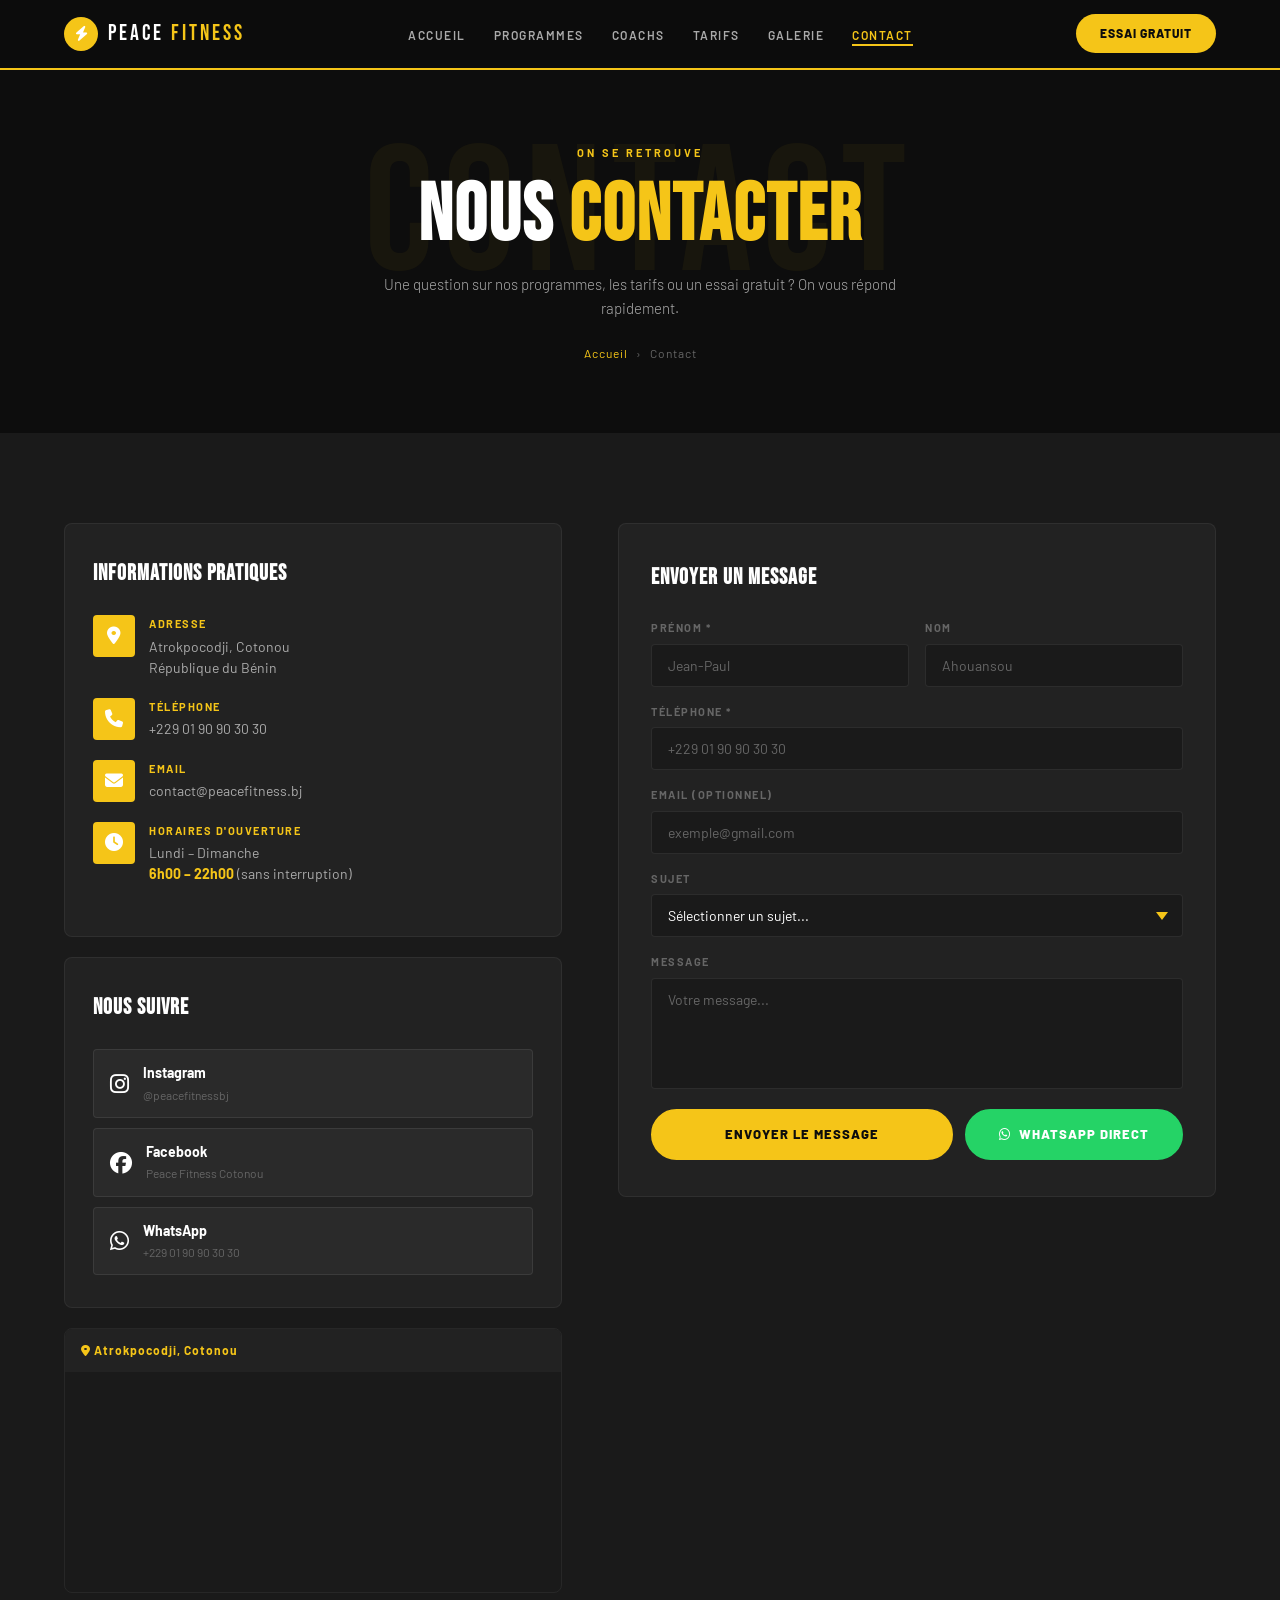
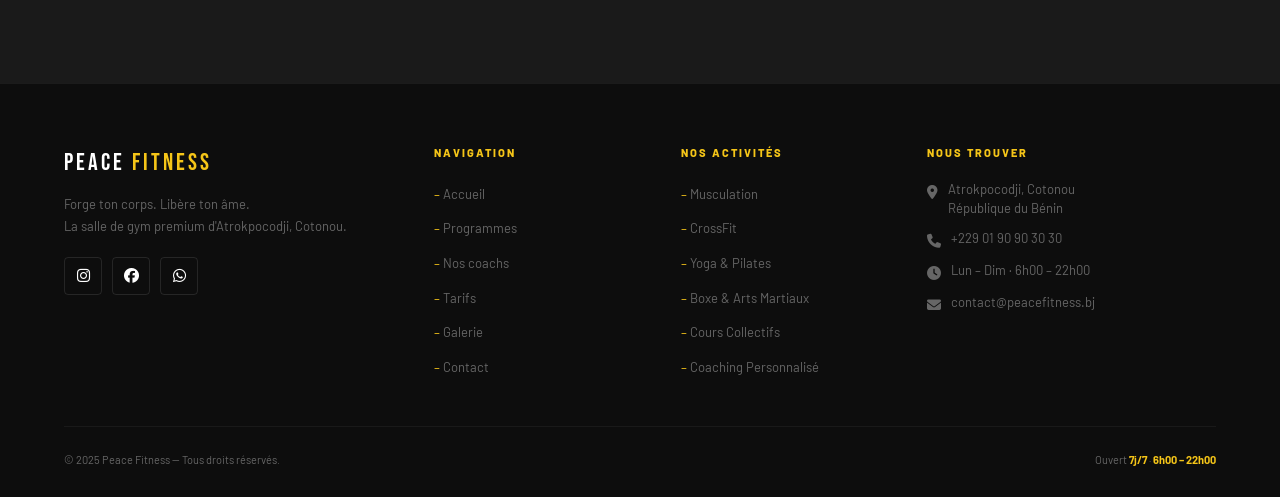
<file: contact.html>
<!DOCTYPE html>
<html lang="fr">
<head>
  <meta charset="UTF-8"><meta name="viewport" content="width=device-width, initial-scale=1.0">
  <title>Contact — Peace Fitness</title>
  <link rel="stylesheet" href="https://cdnjs.cloudflare.com/ajax/libs/font-awesome/6.5.1/css/all.min.css">
  <link rel="stylesheet" href="css/global.css">
  <link rel="stylesheet" href="css/contact.css">
</head>
<body>
  <div id="nav-placeholder"></div>
  <div class="page-header">
    <div class="page-header-bg-text">CONTACT</div>
    <div class="page-header-content">
      <div class="page-header-eyebrow">On se retrouve</div>
      <h1>NOUS <span>CONTACTER</span></h1>
      <p>Une question sur nos programmes, les tarifs ou un essai gratuit ? On vous répond rapidement.</p>
      <div class="breadcrumb"><a href="index.html">Accueil</a><span class="breadcrumb-sep">›</span><span>Contact</span></div>
    </div>
  </div>

  <section id="contact">
    <div class="contact-layout">

      <!-- Infos -->
      <div class="contact-infos">
        <div class="contact-block reveal">
          <h3 class="contact-block-title">Informations pratiques</h3>
          <div class="contact-item">
            <div class="contact-icon"><i class="fa-solid fa-location-dot"></i></div>
            <div><div class="ci-label">Adresse</div><div class="ci-val">Atrokpocodji, Cotonou<br>République du Bénin</div></div>
          </div>
          <div class="contact-item">
            <div class="contact-icon"><i class="fa-solid fa-phone"></i></div>
            <div><div class="ci-label">Téléphone</div><div class="ci-val"><a href="tel:+22901909030">+229 01 90 90 30 30</a></div></div>
          </div>
          <div class="contact-item">
            <div class="contact-icon"><i class="fa-solid fa-envelope"></i></div>
            <div><div class="ci-label">Email</div><div class="ci-val"><a href="mailto:contact@peacefitness.bj">contact@peacefitness.bj</a></div></div>
          </div>
          <div class="contact-item">
            <div class="contact-icon"><i class="fa-solid fa-clock"></i></div>
            <div><div class="ci-label">Horaires d'ouverture</div><div class="ci-val">Lundi – Dimanche<br><strong style="color:var(--yellow)">6h00 – 22h00</strong> (sans interruption)</div></div>
          </div>
        </div>

        <div class="contact-block reveal">
          <h3 class="contact-block-title">Nous suivre</h3>
          <div class="social-big-grid">
            <a href="#" class="social-big-btn">
              <span class="sbb-icon"><i class="fa-brands fa-instagram"></i></span>
              <div><div class="sbb-name">Instagram</div><div class="sbb-handle">@peacefitnessbj</div></div>
            </a>
            <a href="#" class="social-big-btn">
              <span class="sbb-icon"><i class="fa-brands fa-facebook"></i></span>
              <div><div class="sbb-name">Facebook</div><div class="sbb-handle">Peace Fitness Cotonou</div></div>
            </a>
            <a href="https://wa.me/22901909030" class="social-big-btn wa" target="_blank">
              <span class="sbb-icon"><i class="fa-brands fa-whatsapp"></i></span>
              <div><div class="sbb-name">WhatsApp</div><div class="sbb-handle">+229 01 90 90 30 30</div></div>
            </a>
          </div>
        </div>

        <div class="map-block reveal">
          <div class="map-label"><i class="fa-solid fa-location-dot"></i> Atrokpocodji, Cotonou</div>
          <div class="map-embed">
            <iframe
              src="https://www.openstreetmap.org/export/embed.html?bbox=2.35%2C6.33%2C2.45%2C6.42&layer=mapnik&marker=6.375%2C2.400"
              allowfullscreen title="Localisation Peace Fitness"></iframe>
          </div>
        </div>
      </div>

      <!-- Formulaire -->
      <div class="contact-form-wrap reveal">
        <h3 class="contact-block-title">Envoyer un message</h3>
        <form class="contact-form" id="contactForm" novalidate>
          <div class="form-row">
            <div class="form-group">
              <label for="fname">Prénom *</label>
              <input type="text" id="fname" name="fname" placeholder="Jean-Paul" required>
            </div>
            <div class="form-group">
              <label for="lname">Nom</label>
              <input type="text" id="lname" name="lname" placeholder="Ahouansou">
            </div>
          </div>
          <div class="form-group">
            <label for="phone">Téléphone *</label>
            <input type="tel" id="phone" name="phone" placeholder="+229 01 90 90 30 30" required>
          </div>
          <div class="form-group">
            <label for="email">Email (optionnel)</label>
            <input type="email" id="email" name="email" placeholder="exemple@gmail.com">
          </div>
          <div class="form-group">
            <label for="sujet">Sujet</label>
            <select id="sujet" name="sujet">
              <option value="">Sélectionner un sujet...</option>
              <option>Renseignement abonnement</option>
              <option>Essai gratuit</option>
              <option>Coaching personnalisé</option>
              <option>Cours collectifs</option>
              <option>Candidature coach</option>
              <option>Autre</option>
            </select>
          </div>
          <div class="form-group">
            <label for="msg">Message</label>
            <textarea id="msg" name="msg" rows="5" placeholder="Votre message..."></textarea>
          </div>
          <div class="form-actions">
            <button type="submit" class="btn btn-yellow form-submit">Envoyer le message</button>
            <a href="https://wa.me/22901909030" class="btn btn-wa" target="_blank"><i class="fa-brands fa-whatsapp"></i> WhatsApp direct</a>
          </div>
        </form>
      </div>

    </div>
  </section>

  <div id="footer-placeholder"></div>
  <script src="js/components.js"></script>
  <script src="js/global.js"></script>
</body>
</html>
</file>
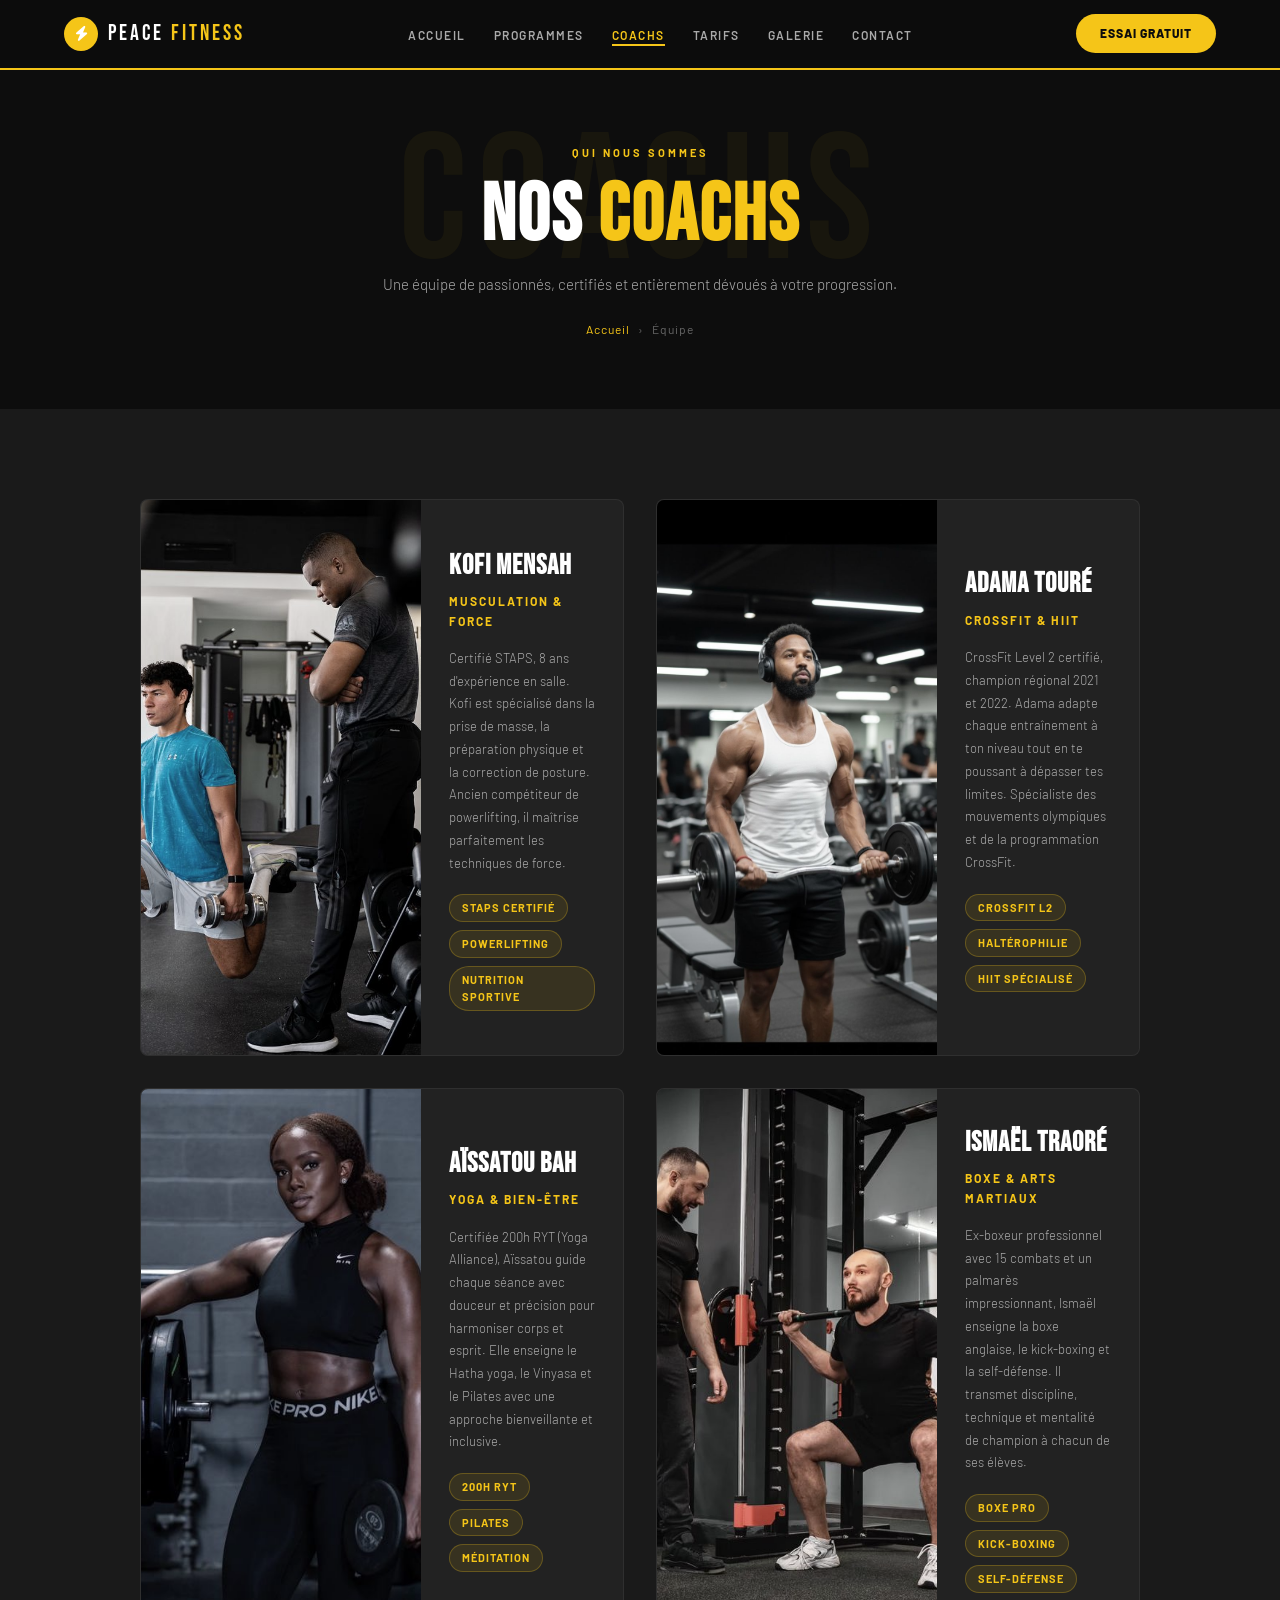
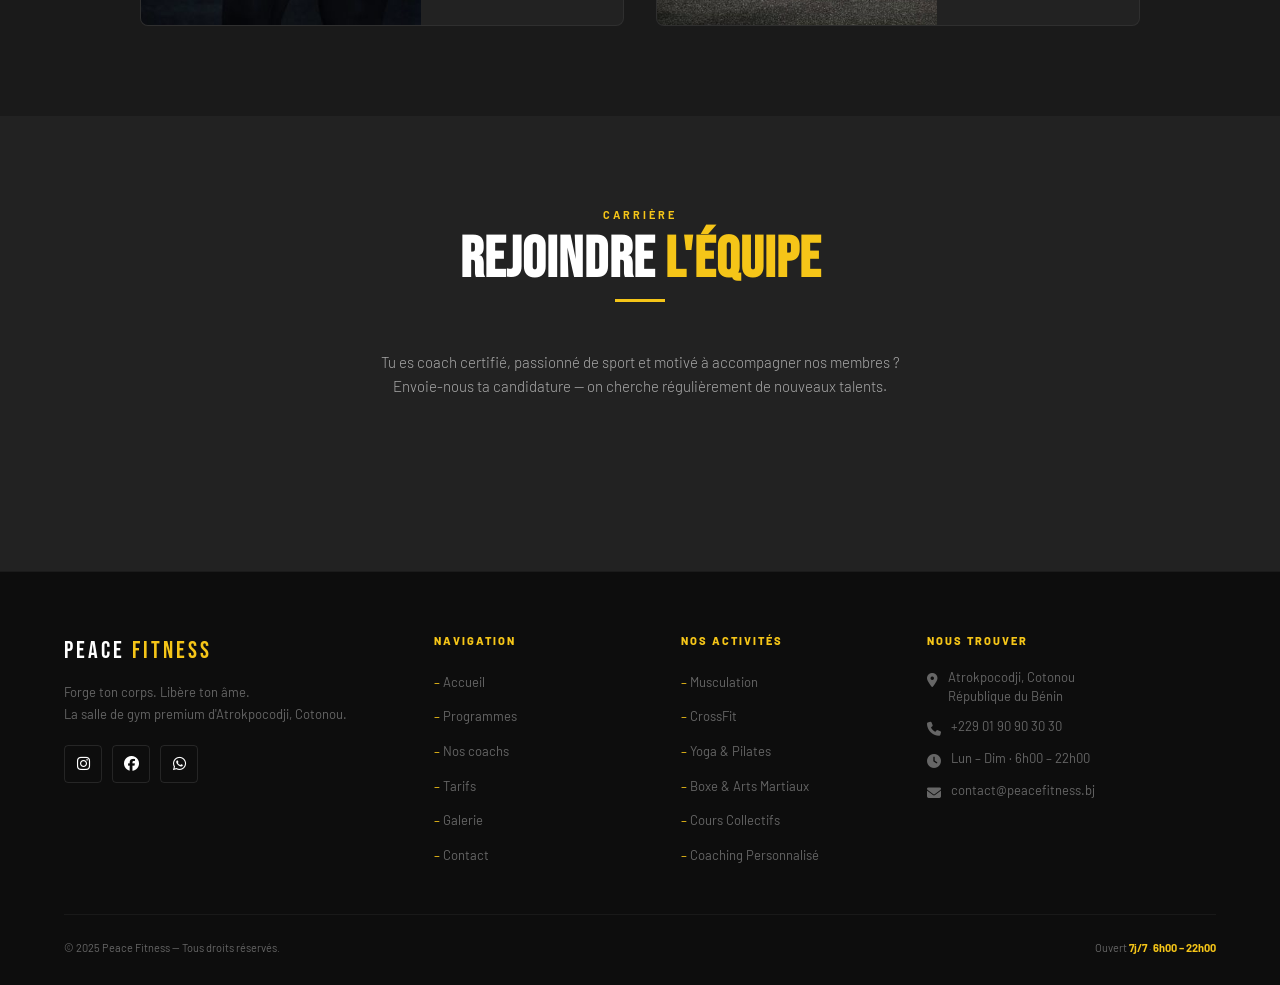
<file: equipe.html>
<!DOCTYPE html>
<html lang="fr">
<head>
  <meta charset="UTF-8"><meta name="viewport" content="width=device-width, initial-scale=1.0">
  <title>Notre Équipe — Peace Fitness</title>
  <link rel="stylesheet" href="https://cdnjs.cloudflare.com/ajax/libs/font-awesome/6.5.1/css/all.min.css">
  <link rel="stylesheet" href="css/global.css">
  <link rel="stylesheet" href="css/equipe.css">
</head>
<body>
  <div id="nav-placeholder"></div>
  <div class="page-header">
    <div class="page-header-bg-text">COACHS</div>
    <div class="page-header-content">
      <div class="page-header-eyebrow">Qui nous sommes</div>
      <h1>NOS <span>COACHS</span></h1>
      <p>Une équipe de passionnés, certifiés et entièrement dévoués à votre progression.</p>
      <div class="breadcrumb"><a href="index.html">Accueil</a><span class="breadcrumb-sep">›</span><span>Équipe</span></div>
    </div>
  </div>

  <section id="equipe">
    <div class="equipe-grid">

      <div class="coach-card reveal">
        <div class="coach-img-wrap">
          <img src="images/kofi-mensah.jpg" alt="Kofi Mensah">
          <div class="coach-social"><a href="#"><i class="fa-brands fa-instagram"></i></a><a href="#"><i class="fa-brands fa-facebook"></i></a></div>
        </div>
        <div class="coach-info">
          <h3 class="coach-name">Kofi Mensah</h3>
          <div class="coach-role">Musculation & Force</div>
          <p class="coach-bio">Certifié STAPS, 8 ans d'expérience en salle. Kofi est spécialisé dans la prise de masse, la préparation physique et la correction de posture. Ancien compétiteur de powerlifting, il maîtrise parfaitement les techniques de force.</p>
          <div class="coach-certs">
            <span class="cert">STAPS certifié</span>
            <span class="cert">Powerlifting</span>
            <span class="cert">Nutrition sportive</span>
          </div>
        </div>
      </div>

      <div class="coach-card reveal">
        <div class="coach-img-wrap">
          <img src="images/adama-toure.jpg" alt="Adama Touré">
          <div class="coach-social"><a href="#"><i class="fa-brands fa-instagram"></i></a><a href="#"><i class="fa-brands fa-facebook"></i></a></div>
        </div>
        <div class="coach-info">
          <h3 class="coach-name">Adama Touré</h3>
          <div class="coach-role">CrossFit & HIIT</div>
          <p class="coach-bio">CrossFit Level 2 certifié, champion régional 2021 et 2022. Adama adapte chaque entraînement à ton niveau tout en te poussant à dépasser tes limites. Spécialiste des mouvements olympiques et de la programmation CrossFit.</p>
          <div class="coach-certs">
            <span class="cert">CrossFit L2</span>
            <span class="cert">Haltérophilie</span>
            <span class="cert">HIIT spécialisé</span>
          </div>
        </div>
      </div>

      <div class="coach-card reveal">
        <div class="coach-img-wrap">
          <img src="images/aissatou-bah.jpg" alt="Aïssatou Bah">
          <div class="coach-social"><a href="#"><i class="fa-brands fa-instagram"></i></a><a href="#"><i class="fa-brands fa-facebook"></i></a></div>
        </div>
        <div class="coach-info">
          <h3 class="coach-name">Aïssatou Bah</h3>
          <div class="coach-role">Yoga & Bien-être</div>
          <p class="coach-bio">Certifiée 200h RYT (Yoga Alliance), Aïssatou guide chaque séance avec douceur et précision pour harmoniser corps et esprit. Elle enseigne le Hatha yoga, le Vinyasa et le Pilates avec une approche bienveillante et inclusive.</p>
          <div class="coach-certs">
            <span class="cert">200h RYT</span>
            <span class="cert">Pilates</span>
            <span class="cert">Méditation</span>
          </div>
        </div>
      </div>

      <div class="coach-card reveal">
        <div class="coach-img-wrap">
          <img src="images/ismael-traore.jpg" alt="Ismaël Traoré">
          <div class="coach-social"><a href="#"><i class="fa-brands fa-instagram"></i></a><a href="#"><i class="fa-brands fa-facebook"></i></a></div>
        </div>
        <div class="coach-info">
          <h3 class="coach-name">Ismaël Traoré</h3>
          <div class="coach-role">Boxe & Arts Martiaux</div>
          <p class="coach-bio">Ex-boxeur professionnel avec 15 combats et un palmarès impressionnant, Ismaël enseigne la boxe anglaise, le kick-boxing et la self-défense. Il transmet discipline, technique et mentalité de champion à chacun de ses élèves.</p>
          <div class="coach-certs">
            <span class="cert">Boxe pro</span>
            <span class="cert">Kick-boxing</span>
            <span class="cert">Self-défense</span>
          </div>
        </div>
      </div>

    </div>
  </section>

  <!-- Rejoindre l'équipe -->
  <section id="join-team" style="background:var(--black3);text-align:center">
    <div class="sec-eyebrow reveal">Carrière</div>
    <h2 class="sec-title reveal">REJOINDRE <span>L'ÉQUIPE</span></h2>
    <div class="sec-divider reveal"></div>
    <p style="font-size:15px;color:var(--gray);max-width:520px;margin:0 auto 32px;font-weight:300" class="reveal">Tu es coach certifié, passionné de sport et motivé à accompagner nos membres ? Envoie-nous ta candidature — on cherche régulièrement de nouveaux talents.</p>
    <a href="contact.html" class="btn btn-yellow reveal">Envoyer ma candidature</a>
  </section>

  <div id="footer-placeholder"></div>
  <script src="js/components.js"></script>
  <script src="js/global.js"></script>
</body>
</html>
</file>
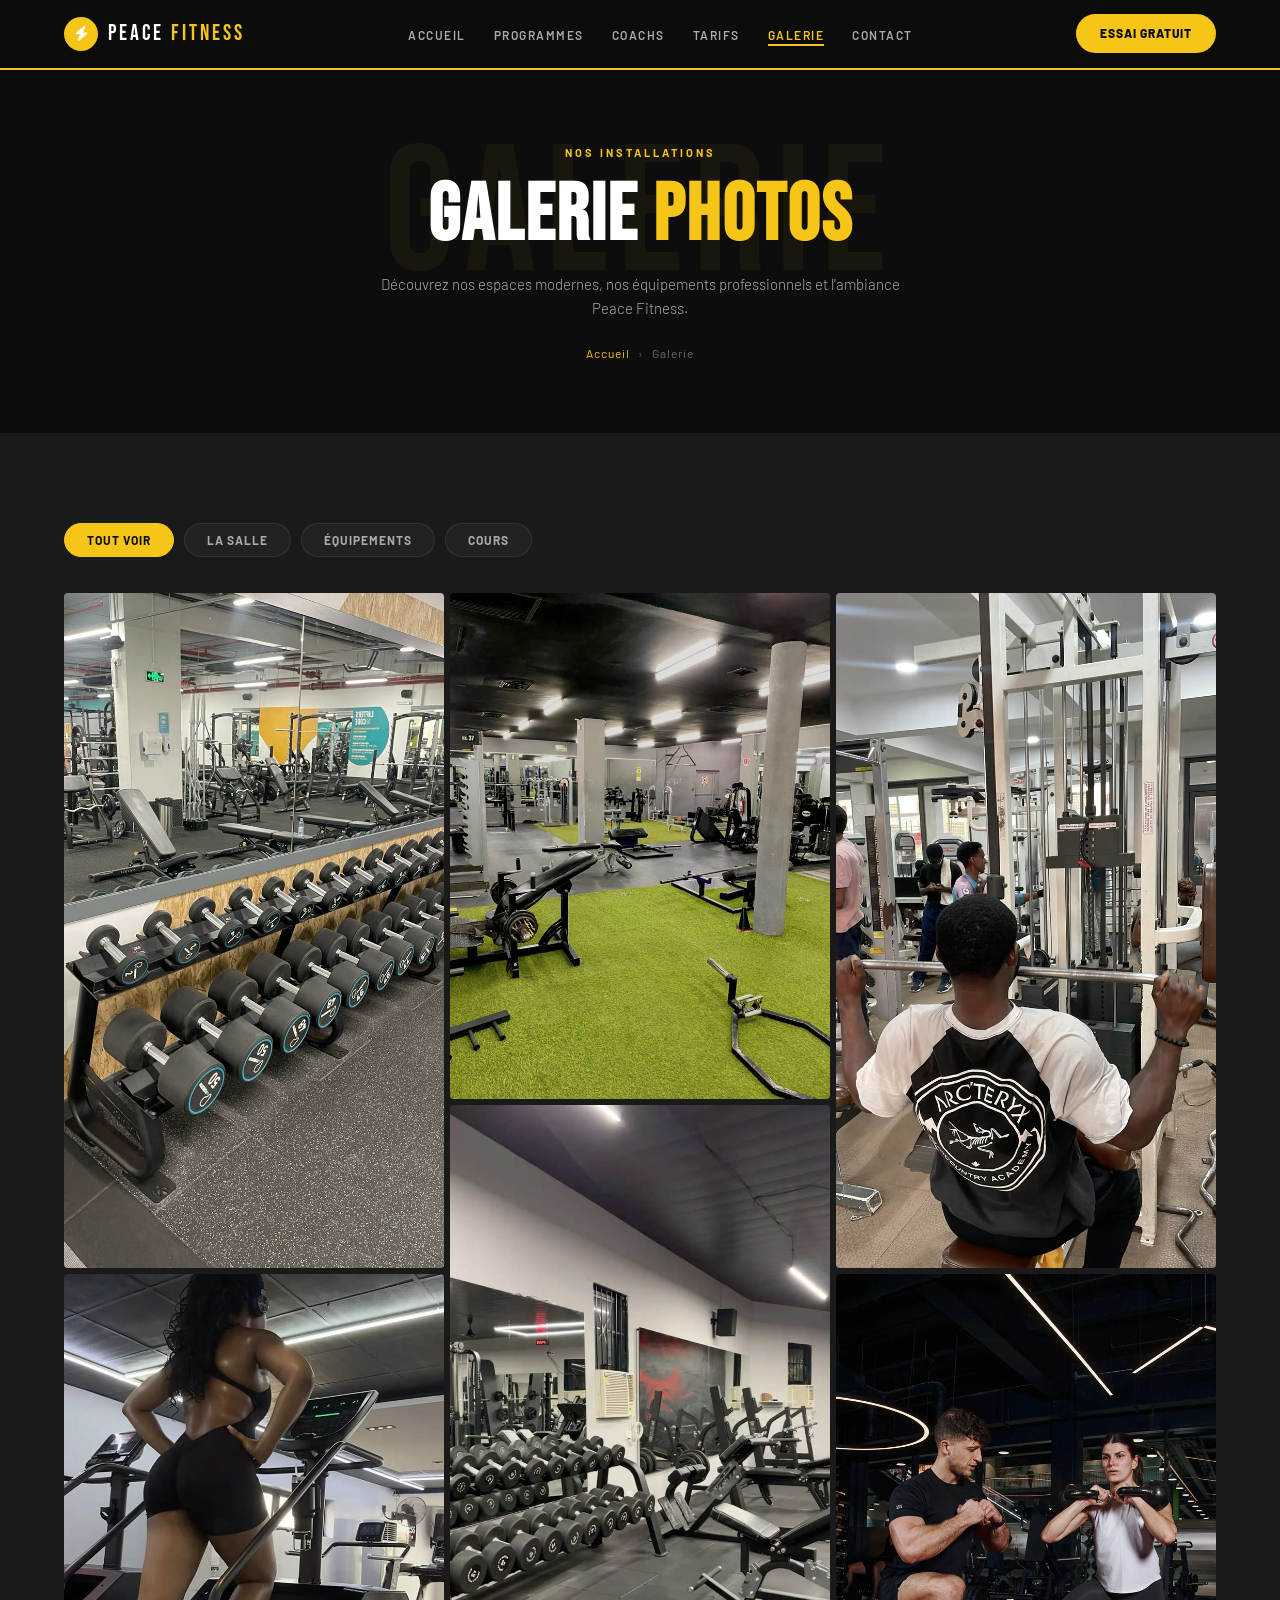
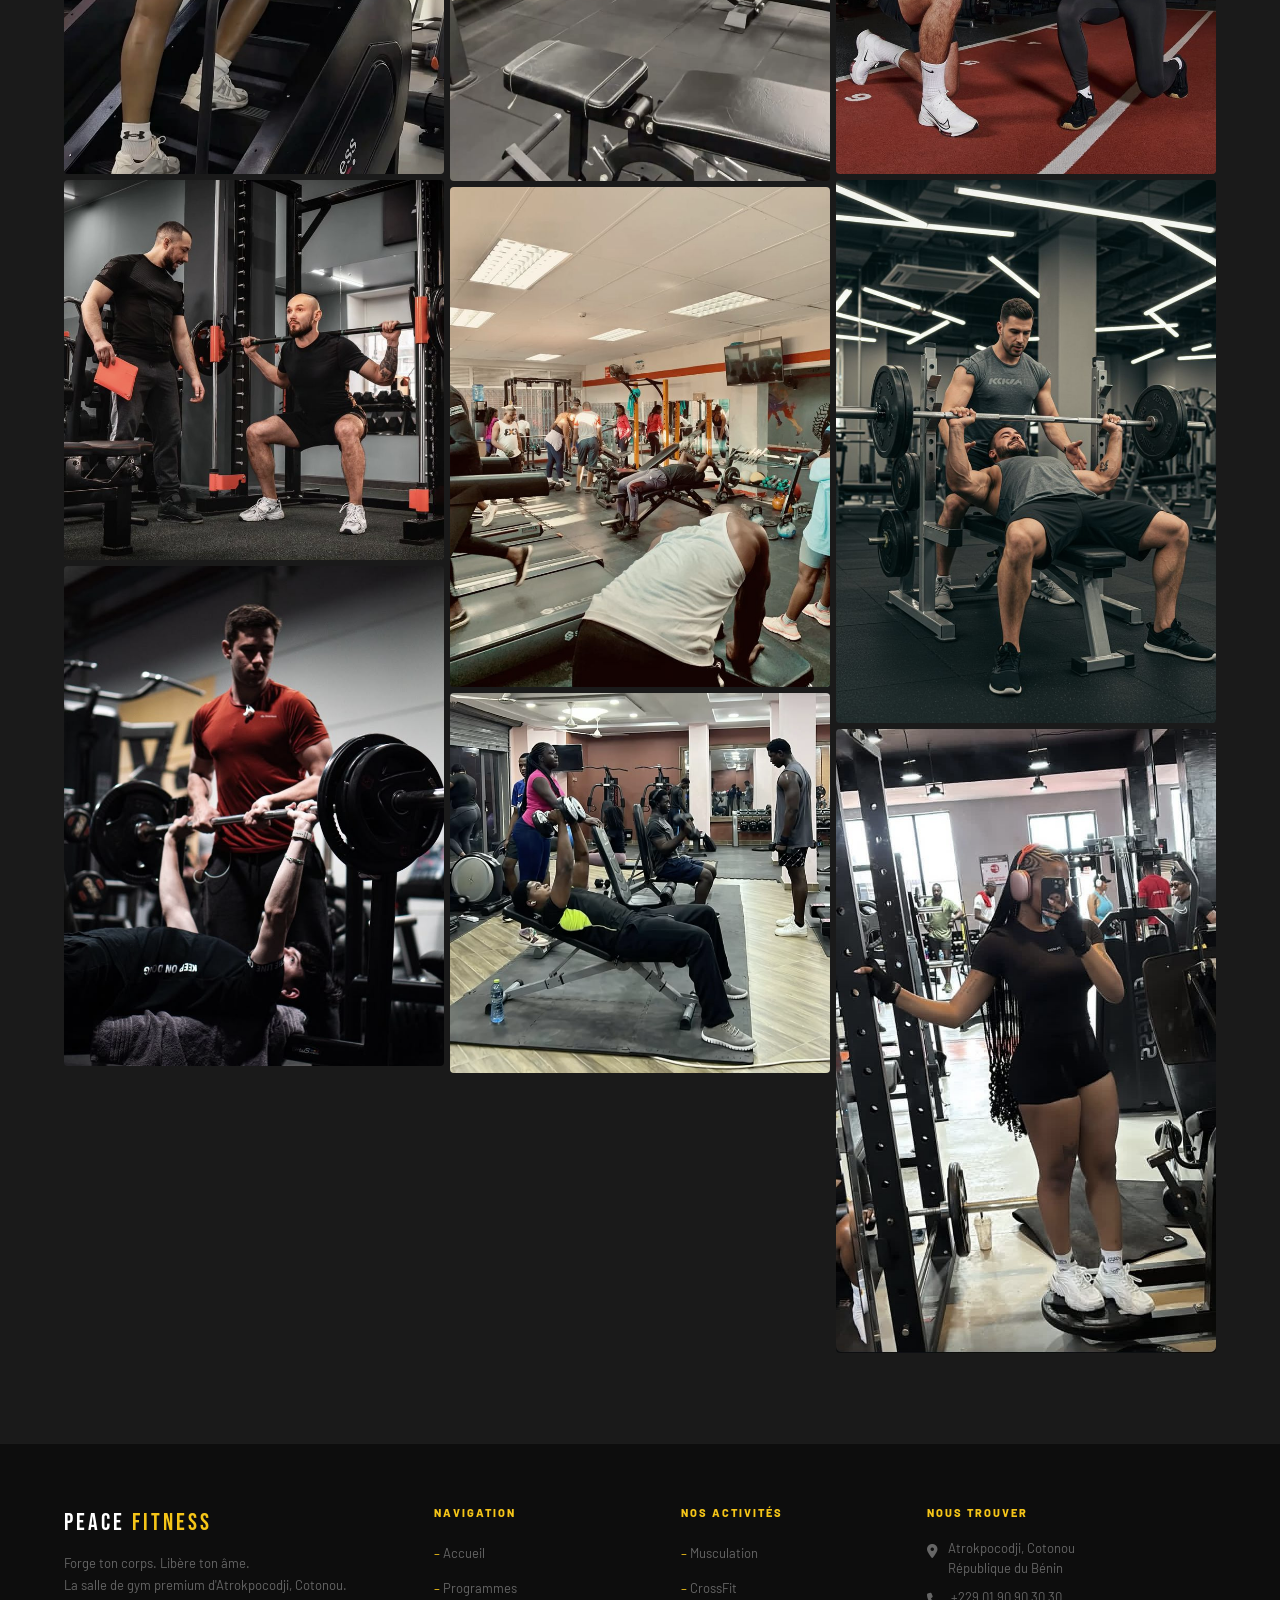
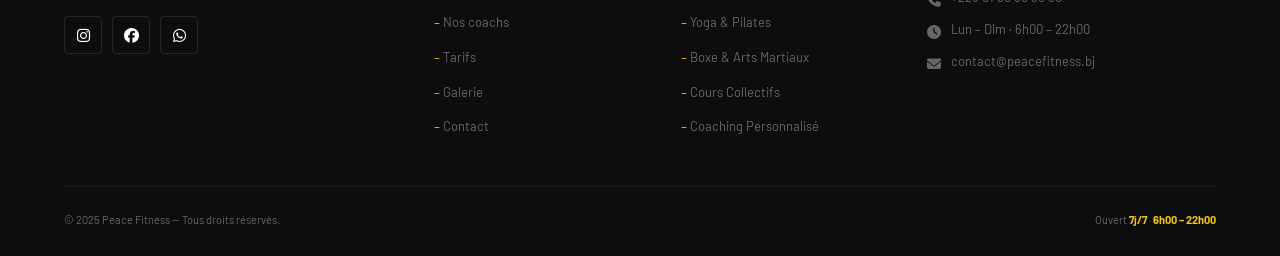
<file: galerie.html>
<!DOCTYPE html>
<html lang="fr">
<head>
  <meta charset="UTF-8"><meta name="viewport" content="width=device-width, initial-scale=1.0">
  <title>Galerie — Peace Fitness</title>
  <link rel="stylesheet" href="https://cdnjs.cloudflare.com/ajax/libs/font-awesome/6.5.1/css/all.min.css">
  <link rel="stylesheet" href="css/global.css">
  <link rel="stylesheet" href="css/galerie.css">
</head>
<body>
  <div id="nav-placeholder"></div>
  <div class="page-header">
    <div class="page-header-bg-text">GALERIE</div>
    <div class="page-header-content">
      <div class="page-header-eyebrow">Nos installations</div>
      <h1>GALERIE <span>PHOTOS</span></h1>
      <p>Découvrez nos espaces modernes, nos équipements professionnels et l'ambiance Peace Fitness.</p>
      <div class="breadcrumb"><a href="index.html">Accueil</a><span class="breadcrumb-sep">›</span><span>Galerie</span></div>
    </div>
  </div>

  <section id="galerie">
    <div class="galerie-filters reveal">
      <button class="gal-filter active" data-cat="all">Tout voir</button>
      <button class="gal-filter" data-cat="salle">La salle</button>
      <button class="gal-filter" data-cat="equip">Équipements</button>
      <button class="gal-filter" data-cat="cours">Cours</button>
    </div>
    <div class="galerie-masonry reveal">
      <div class="gal-item" data-cat="equip">
        <img src="images/1.jpg" alt="Rack d'haltères">
        <div class="gal-overlay"><span>Équipements Pro</span></div>
      </div>
      <div class="gal-item tall" data-cat="cours">
        <img src="images/2.jpg" alt="Entraînement cardio">
        <div class="gal-overlay"><span>Entraînement Cardio</span></div>
      </div>
      <div class="gal-item" data-cat="equip">
        <img src="images/3.jpg" alt="Squat guidé">
        <div class="gal-overlay"><span>Squat Guidé</span></div>
      </div>
      <div class="gal-item tall" data-cat="cours">
        <img src="images/4.jpg" alt="Coaching personnalisé">
        <div class="gal-overlay"><span>Coaching Personnalisé</span></div>
      </div>
      <div class="gal-item" data-cat="salle">
        <img src="images/5.jpg" alt="Zone fonctionnelle">
        <div class="gal-overlay"><span>Zone Fonctionnelle</span></div>
      </div>
      <div class="gal-item" data-cat="salle">
        <img src="images/6.jpg" alt="Espace musculation">
        <div class="gal-overlay"><span>Espace Musculation</span></div>
      </div>
      <div class="gal-item tall" data-cat="cours">
        <img src="images/7.jpg" alt="Ambiance collective">
        <div class="gal-overlay"><span>Ambiance Collective</span></div>
      </div>
      <div class="gal-item" data-cat="cours">
        <img src="images/8.jpg" alt="Entraînement en groupe">
        <div class="gal-overlay"><span>Entraînement en Groupe</span></div>
      </div>
      <div class="gal-item" data-cat="salle">
        <img src="images/9.jpg" alt="Poste de tirage">
        <div class="gal-overlay"><span>Zone Câbles & Poulies</span></div>
      </div>
      <div class="gal-item tall" data-cat="cours">
        <img src="images/10.jpg" alt="Coaching duo">
        <div class="gal-overlay"><span>Coaching Duo</span></div>
      </div>
      <div class="gal-item" data-cat="equip">
        <img src="images/11.jpg" alt="Développé couché assisté">
        <div class="gal-overlay"><span>Développé Couché</span></div>
      </div>
      <div class="gal-item" data-cat="salle">
        <img src="images/Angel%20JB%20Smith.jpg" alt="Membre Peace Fitness">
        <div class="gal-overlay"><span>Nos Membres</span></div>
      </div>
    </div>
  </section>

  <div id="footer-placeholder"></div>
  <script src="js/components.js"></script>
  <script src="js/global.js"></script>
  <script>
    document.querySelectorAll('.gal-filter').forEach(btn => {
      btn.addEventListener('click', () => {
        document.querySelectorAll('.gal-filter').forEach(b => b.classList.remove('active'));
        btn.classList.add('active');
        const cat = btn.dataset.cat;
        document.querySelectorAll('.gal-item').forEach(item => {
          item.style.opacity = (cat === 'all' || item.dataset.cat === cat) ? '1' : '0.2';
          item.style.transform = (cat === 'all' || item.dataset.cat === cat) ? 'scale(1)' : 'scale(0.97)';
        });
      });
    });
  </script>
</body>
</html>
</file>
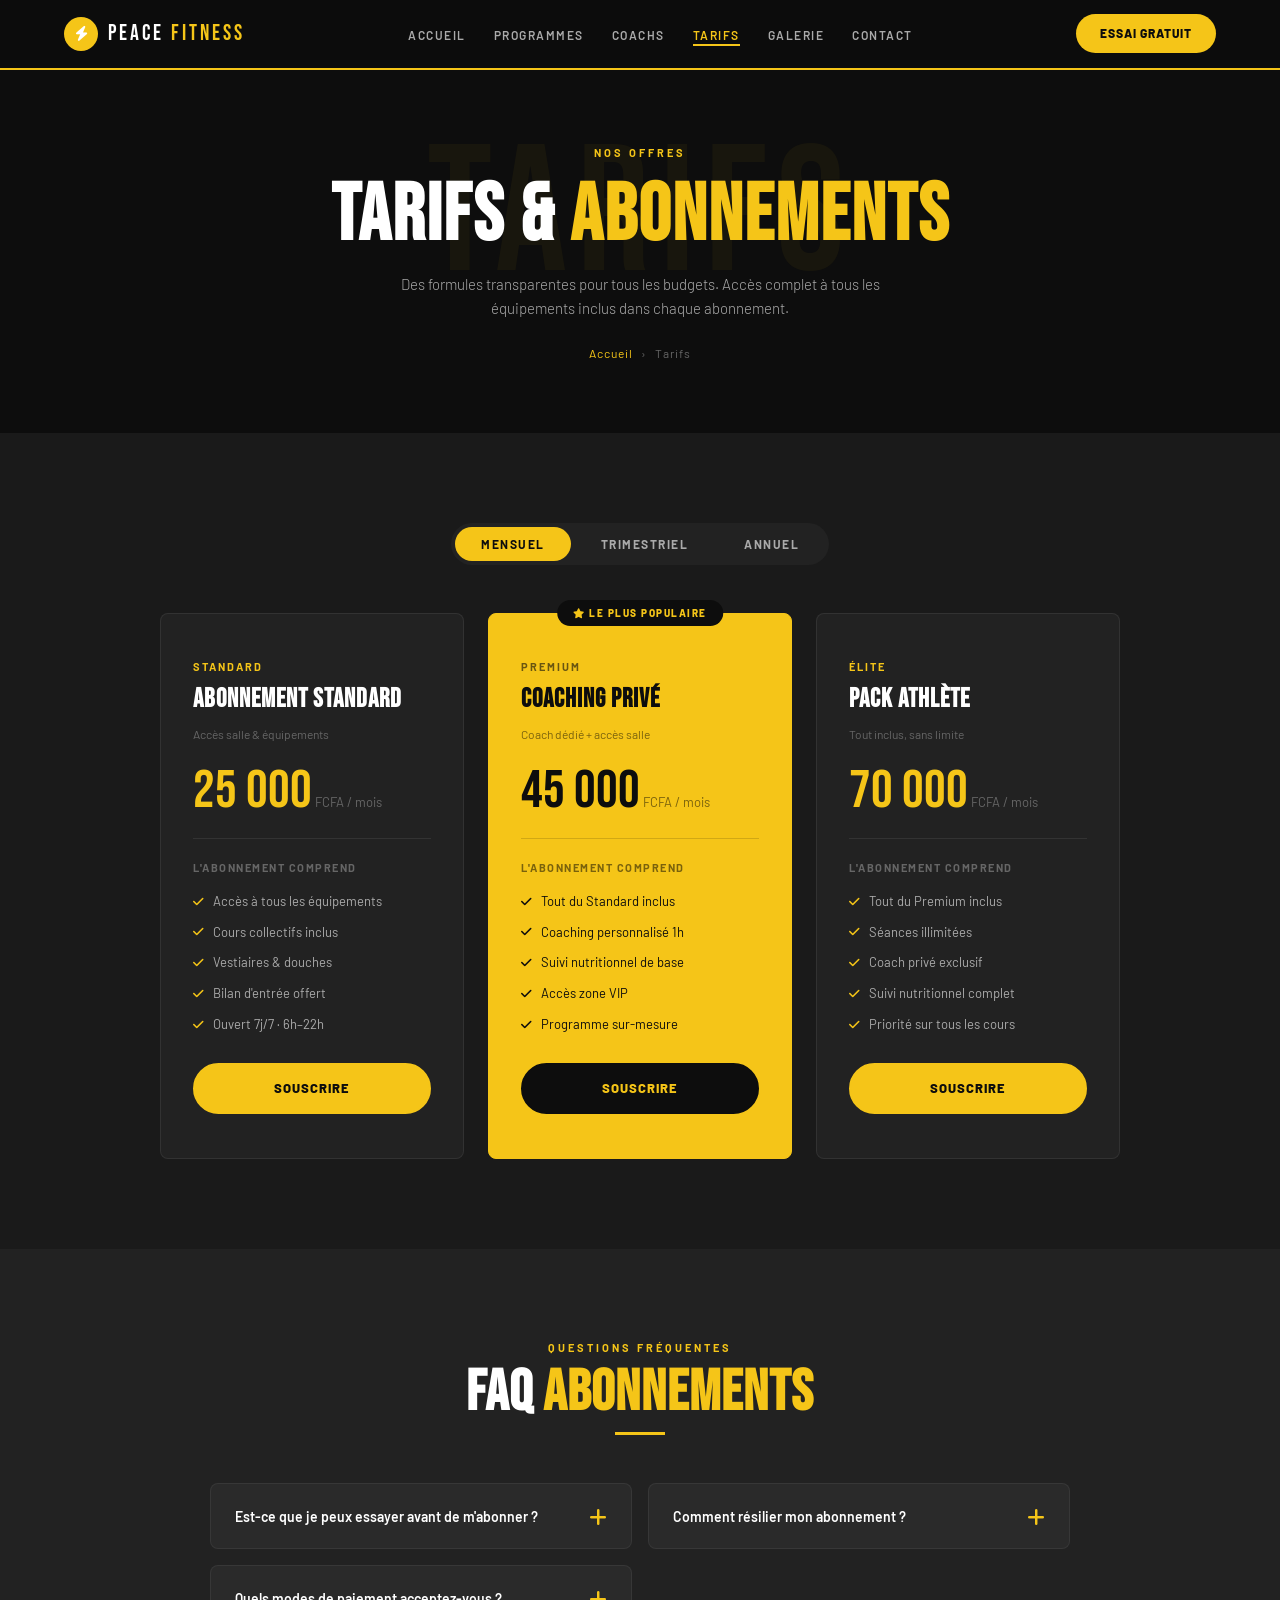
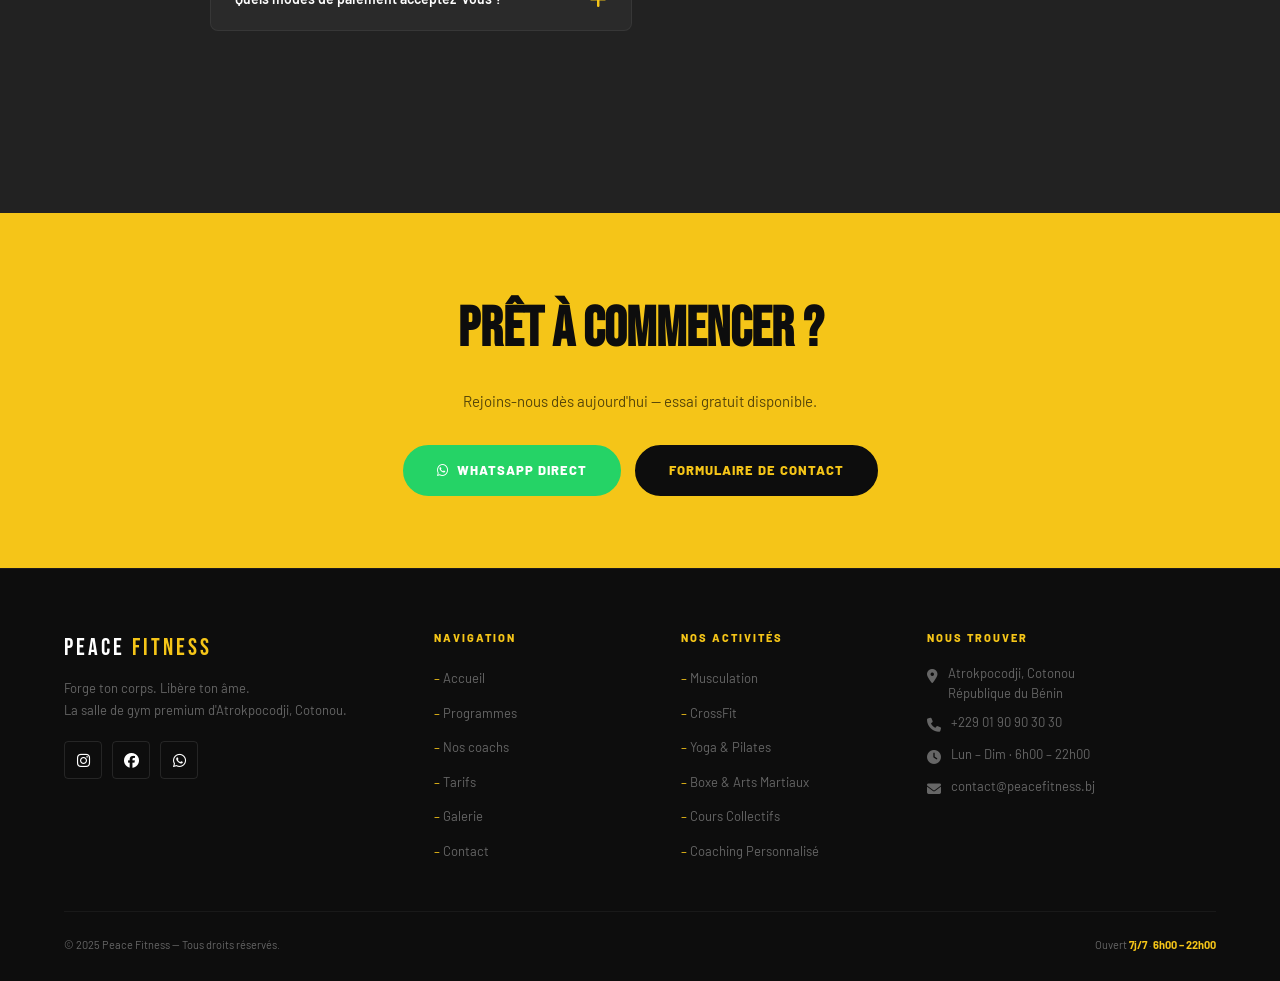
<file: tarifs.html>
<!DOCTYPE html>
<html lang="fr">
<head>
  <meta charset="UTF-8">
  <meta name="viewport" content="width=device-width, initial-scale=1.0">
  <meta name="description" content="Tarifs et abonnements Peace Fitness — Mensuel, Trimestriel, Annuel. À partir de 25 000 FCFA/mois.">
  <title>Tarifs & Abonnements — Peace Fitness</title>
  <link rel="stylesheet" href="https://cdnjs.cloudflare.com/ajax/libs/font-awesome/6.5.1/css/all.min.css">
  <link rel="stylesheet" href="css/global.css">
  <link rel="stylesheet" href="css/tarifs.css">
</head>
<body>

  <div id="nav-placeholder"></div>

  <!-- PAGE HEADER -->
  <div class="page-header">
    <div class="page-header-bg-text">TARIFS</div>
    <div class="page-header-content">
      <div class="page-header-eyebrow">Nos offres</div>
      <h1>TARIFS &amp; <span>ABONNEMENTS</span></h1>
      <p>Des formules transparentes pour tous les budgets. Accès complet à tous les équipements inclus dans chaque abonnement.</p>
      <div class="breadcrumb"><a href="index.html">Accueil</a><span class="breadcrumb-sep">›</span><span>Tarifs</span></div>
    </div>
  </div>

  <!-- ═══ TOGGLE + TARIFS ═══ -->
  <section id="tarifs-section">
    <div class="toggle-wrap reveal">
      <div class="toggle-pills">
        <button class="toggle-pill active" data-panel="panel-mensuel">Mensuel</button>
        <button class="toggle-pill" data-panel="panel-trimestriel">Trimestriel</button>
        <button class="toggle-pill" data-panel="panel-annuel">Annuel</button>
      </div>
    </div>

    <!-- Mensuel -->
    <div class="tarif-panel active" id="panel-mensuel">
      <div class="tarif-card reveal">
        <div class="tarif-type">Standard</div>
        <h3 class="tarif-name">ABONNEMENT STANDARD</h3>
        <div class="tarif-sub">Accès salle & équipements</div>
        <div class="tarif-price">25 000<span class="tarif-unit"> FCFA / mois</span></div>
        <div class="tarif-sep"></div>
        <p class="tarif-inc-label">L'abonnement comprend</p>
        <ul class="tarif-feats">
          <li>Accès à tous les équipements</li>
          <li>Cours collectifs inclus</li>
          <li>Vestiaires &amp; douches</li>
          <li>Bilan d'entrée offert</li>
          <li>Ouvert 7j/7 · 6h–22h</li>
        </ul>
        <a href="contact.html" class="btn btn-yellow tarif-btn">Souscrire</a>
      </div>
      <div class="tarif-card featured reveal">
        <div class="popular-badge"><i class="fa-solid fa-star"></i> Le plus populaire</div>
        <div class="tarif-type">Premium</div>
        <h3 class="tarif-name">COACHING PRIVÉ</h3>
        <div class="tarif-sub">Coach dédié + accès salle</div>
        <div class="tarif-price">45 000<span class="tarif-unit"> FCFA / mois</span></div>
        <div class="tarif-sep"></div>
        <p class="tarif-inc-label">L'abonnement comprend</p>
        <ul class="tarif-feats">
          <li>Tout du Standard inclus</li>
          <li>Coaching personnalisé 1h</li>
          <li>Suivi nutritionnel de base</li>
          <li>Accès zone VIP</li>
          <li>Programme sur-mesure</li>
        </ul>
        <a href="contact.html" class="btn btn-dark tarif-btn">Souscrire</a>
      </div>
      <div class="tarif-card reveal">
        <div class="tarif-type">Élite</div>
        <h3 class="tarif-name">PACK ATHLÈTE</h3>
        <div class="tarif-sub">Tout inclus, sans limite</div>
        <div class="tarif-price">70 000<span class="tarif-unit"> FCFA / mois</span></div>
        <div class="tarif-sep"></div>
        <p class="tarif-inc-label">L'abonnement comprend</p>
        <ul class="tarif-feats">
          <li>Tout du Premium inclus</li>
          <li>Séances illimitées</li>
          <li>Coach privé exclusif</li>
          <li>Suivi nutritionnel complet</li>
          <li>Priorité sur tous les cours</li>
        </ul>
        <a href="contact.html" class="btn btn-yellow tarif-btn">Souscrire</a>
      </div>
    </div>

    <!-- Trimestriel -->
    <div class="tarif-panel" id="panel-trimestriel">
      <div class="tarif-card reveal">
        <div class="tarif-eco">Économisez 10 000 FCFA</div>
        <div class="tarif-type">Standard</div>
        <h3 class="tarif-name">ABONNEMENT STANDARD</h3>
        <div class="tarif-sub">Accès salle & équipements</div>
        <div class="tarif-price">65 000<span class="tarif-unit"> FCFA / 3 mois</span></div>
        <div class="tarif-sep"></div>
        <p class="tarif-inc-label">L'abonnement comprend</p>
        <ul class="tarif-feats">
          <li>Accès à tous les équipements</li>
          <li>Cours collectifs inclus</li>
          <li>Vestiaires &amp; douches</li>
          <li>Bilan d'entrée offert</li>
          <li>Ouvert 7j/7 · 6h–22h</li>
        </ul>
        <a href="contact.html" class="btn btn-yellow tarif-btn">Souscrire</a>
      </div>
      <div class="tarif-card featured reveal">
        <div class="popular-badge"><i class="fa-solid fa-star"></i> Le plus populaire</div>
        <div class="tarif-eco dark">Économisez 20 000 FCFA</div>
        <div class="tarif-type">Premium</div>
        <h3 class="tarif-name">COACHING PRIVÉ</h3>
        <div class="tarif-sub">Coach dédié + accès salle</div>
        <div class="tarif-price">115 000<span class="tarif-unit"> FCFA / 3 mois</span></div>
        <div class="tarif-sep"></div>
        <p class="tarif-inc-label">L'abonnement comprend</p>
        <ul class="tarif-feats">
          <li>Tout du Standard inclus</li>
          <li>Coaching personnalisé 1h</li>
          <li>Suivi nutritionnel de base</li>
          <li>Accès zone VIP</li>
          <li>Programme sur-mesure</li>
        </ul>
        <a href="contact.html" class="btn btn-dark tarif-btn">Souscrire</a>
      </div>
      <div class="tarif-card reveal">
        <div class="tarif-eco">Économisez 45 000 FCFA</div>
        <div class="tarif-type">Élite</div>
        <h3 class="tarif-name">PACK ATHLÈTE</h3>
        <div class="tarif-sub">Tout inclus, sans limite</div>
        <div class="tarif-price">165 000<span class="tarif-unit"> FCFA / 3 mois</span></div>
        <div class="tarif-sep"></div>
        <p class="tarif-inc-label">L'abonnement comprend</p>
        <ul class="tarif-feats">
          <li>Tout du Premium inclus</li>
          <li>Séances illimitées</li>
          <li>Coach privé exclusif</li>
          <li>Suivi nutritionnel complet</li>
          <li>Priorité sur tous les cours</li>
        </ul>
        <a href="contact.html" class="btn btn-yellow tarif-btn">Souscrire</a>
      </div>
    </div>

    <!-- Annuel -->
    <div class="tarif-panel" id="panel-annuel">
      <div class="tarif-card reveal">
        <div class="tarif-eco">Économisez 50 000 FCFA</div>
        <div class="tarif-type">Standard</div>
        <h3 class="tarif-name">ABONNEMENT STANDARD</h3>
        <div class="tarif-sub">soit 18 333 FCFA/mois</div>
        <div class="tarif-price">220 000<span class="tarif-unit"> FCFA / an</span></div>
        <div class="tarif-sep"></div>
        <p class="tarif-inc-label">L'abonnement comprend</p>
        <ul class="tarif-feats">
          <li>Accès à tous les équipements</li>
          <li>Cours collectifs inclus</li>
          <li>Vestiaires &amp; douches</li>
          <li>Bilan d'entrée offert</li>
          <li>Ouvert 7j/7 · 6h–22h</li>
        </ul>
        <a href="contact.html" class="btn btn-yellow tarif-btn">Souscrire</a>
      </div>
      <div class="tarif-card featured reveal">
        <div class="popular-badge"><i class="fa-solid fa-star"></i> Le plus populaire</div>
        <div class="tarif-eco dark">Économisez 140 000 FCFA</div>
        <div class="tarif-type">Premium</div>
        <h3 class="tarif-name">COACHING PRIVÉ</h3>
        <div class="tarif-sub">soit 33 333 FCFA/mois</div>
        <div class="tarif-price">400 000<span class="tarif-unit"> FCFA / an</span></div>
        <div class="tarif-sep"></div>
        <p class="tarif-inc-label">L'abonnement comprend</p>
        <ul class="tarif-feats">
          <li>Tout du Standard inclus</li>
          <li>Coaching personnalisé 1h</li>
          <li>Suivi nutritionnel de base</li>
          <li>Accès zone VIP</li>
          <li>Programme sur-mesure</li>
        </ul>
        <a href="contact.html" class="btn btn-dark tarif-btn">Souscrire</a>
      </div>
      <div class="tarif-card reveal">
        <div class="tarif-eco">Économisez 190 000 FCFA</div>
        <div class="tarif-type">Élite</div>
        <h3 class="tarif-name">PACK ATHLÈTE</h3>
        <div class="tarif-sub">soit 54 166 FCFA/mois</div>
        <div class="tarif-price">650 000<span class="tarif-unit"> FCFA / an</span></div>
        <div class="tarif-sep"></div>
        <p class="tarif-inc-label">L'abonnement comprend</p>
        <ul class="tarif-feats">
          <li>Tout du Premium inclus</li>
          <li>Séances illimitées</li>
          <li>Coach privé exclusif</li>
          <li>Suivi nutritionnel complet</li>
          <li>Priorité sur tous les cours</li>
        </ul>
        <a href="contact.html" class="btn btn-yellow tarif-btn">Souscrire</a>
      </div>
    </div>
  </section>

  <!-- ═══ FAQ ═══ -->
  <section id="faq" style="background:var(--black3)">
    <div class="sec-eyebrow reveal">Questions fréquentes</div>
    <h2 class="sec-title reveal">FAQ <span>ABONNEMENTS</span></h2>
    <div class="sec-divider reveal"></div>
    <div class="faq-grid">
      <div class="faq-item reveal">
        <button class="faq-q" onclick="toggleFaq(this)">
          <span>Est-ce que je peux essayer avant de m'abonner ?</span>
          <span class="faq-icon"><i class="fa-solid fa-plus"></i></span>
        </button>
        <div class="faq-a">Oui ! Contactez-nous via WhatsApp pour convenir d'une séance d'essai gratuite. Venez découvrir nos installations et rencontrer nos coachs sans engagement.</div>
      </div>
      <div class="faq-item reveal">
        <button class="faq-q" onclick="toggleFaq(this)">
          <span>Comment résilier mon abonnement ?</span>
          <span class="faq-icon"><i class="fa-solid fa-plus"></i></span>
        </button>
        <div class="faq-a">La résiliation se fait directement à l'accueil ou par WhatsApp avec un préavis de 15 jours avant la prochaine échéance. Aucune pénalité n'est appliquée.</div>
      </div>
      <div class="faq-item reveal">
        <button class="faq-q" onclick="toggleFaq(this)">
          <span>Quels modes de paiement acceptez-vous ?</span>
          <span class="faq-icon"><i class="fa-solid fa-plus"></i></span>
        </button>
        <div class="faq-a">Nous acceptons les paiements en espèces, par Mobile Money (MTN MoMo, Moov Money) et par virement bancaire. Le paiement en plusieurs fois est possible pour l'abonnement annuel.</div>
      </div>
      <div class="faq-item reveal">
        <button class="faq-q" onclick="toggleFaq(this)">
          <span>Les cours collectifs sont-ils vraiment inclus ?</span>
          <span class="faq-icon"><i class="fa-solid fa-plus"></i></span>
        </button>
        <div class="faq-a">Oui, tous nos cours collectifs (Zumba, HIIT, Step, Yoga) sont inclus dans tous les abonnements sans supplément. Un planning est affiché à l'accueil chaque semaine.</div>
      </div>
      <div class="faq-item reveal">
        <button class="faq-q" onclick="toggleFaq(this)">
          <span>Puis-je suspendre mon abonnement temporairement ?</span>
          <span class="faq-icon"><i class="fa-solid fa-plus"></i></span>
        </button>
        <div class="faq-a">Oui, en cas de voyage, maladie ou autre empêchement, vous pouvez suspendre votre abonnement jusqu'à 30 jours par an. La période non utilisée est reportée automatiquement.</div>
      </div>
      <div class="faq-item reveal">
        <button class="faq-q" onclick="toggleFaq(this)">
          <span>Y a-t-il des réductions pour les étudiants ou groupes ?</span>
          <span class="faq-icon"><i class="fa-solid fa-plus"></i></span>
        </button>
        <div class="faq-a">Nous offrons une réduction de 15% pour les étudiants (sur présentation de la carte) et des tarifs groupes à partir de 3 personnes. Contactez-nous pour en savoir plus.</div>
      </div>
    </div>
  </section>

  <!-- ═══ CTA ═══ -->
  <section id="tarif-cta" style="background:var(--yellow);padding:72px 5%;text-align:center">
    <h2 style="font-family:var(--font-title);font-size:clamp(32px,5vw,56px);color:var(--black);margin-bottom:14px" class="reveal">PRÊT À COMMENCER ?</h2>
    <p style="font-size:15px;color:rgba(0,0,0,0.65);margin-bottom:32px" class="reveal">Rejoins-nous dès aujourd'hui — essai gratuit disponible.</p>
    <div style="display:flex;gap:14px;justify-content:center;flex-wrap:wrap" class="reveal">
      <a href="https://wa.me/22901909030" class="btn btn-wa" target="_blank"><i class="fa-brands fa-whatsapp"></i> WhatsApp direct</a>
      <a href="contact.html" class="btn btn-dark">Formulaire de contact</a>
    </div>
  </section>

  <div id="footer-placeholder"></div>
  <script src="js/components.js"></script>
  <script src="js/global.js"></script>
  <script>
    function toggleFaq(btn) {
      const item = btn.parentElement;
      const isOpen = item.classList.contains('open');
      document.querySelectorAll('.faq-item').forEach(i => { i.classList.remove('open'); i.querySelector('.faq-icon i').className = 'fa-solid fa-plus'; });
      if (!isOpen) { item.classList.add('open'); btn.querySelector('.faq-icon i').className = 'fa-solid fa-minus'; }
    }
  </script>
</body>
</html>
</file>
<file: css/global.css>
@import url('https://fonts.googleapis.com/css2?family=Bebas+Neue&family=Barlow:ital,wght@0,300;0,400;0,500;0,600;0,700;0,800;0,900;1,400&display=swap');

/* ═══════════════════════════════════════
   VARIABLES GLOBALES
═══════════════════════════════════════ */
:root {
  --black:      #0D0D0D;
  --black2:     #1A1A1A;
  --black3:     #222222;
  --black4:     #2A2A2A;
  --yellow:     #F5C518;
  --yellow-lt:  #FFE066;
  --yellow-dim: rgba(245,197,24,0.10);
  --white:      #FFFFFF;
  --gray:       #AAAAAA;
  --gray2:      #666666;
  --green:      #25D366;
  --font-title: 'Bebas Neue', sans-serif;
  --font-body:  'Barlow', sans-serif;
  --nav-h:      68px;
  --radius:     4px;
  --radius-lg:  8px;
  --transition: 0.25s ease;
}

/* ═══════════════════════════════════════
   RESET & BASE
═══════════════════════════════════════ */
*, *::before, *::after { box-sizing: border-box; margin: 0; padding: 0; }
html   { scroll-behavior: smooth; font-size: 16px; }
body   { background: var(--black2); color: var(--white); font-family: var(--font-body); overflow-x: hidden; line-height: 1.6; }
img    { display: block; max-width: 100%; }
a      { text-decoration: none; color: inherit; }
ul     { list-style: none; }
button { cursor: pointer; font-family: var(--font-body); border: none; }

/* ═══════════════════════════════════════
   NAVIGATION
═══════════════════════════════════════ */
.navbar {
  position: fixed; top: 0; left: 0; right: 0; z-index: 300;
  display: flex; align-items: center; justify-content: space-between;
  padding: 0 5%; height: var(--nav-h);
  background: rgba(13,13,13,0.96);
  backdrop-filter: blur(12px);
  border-bottom: 1px solid rgba(245,197,24,0.0);
  transition: border-color var(--transition);
}
.navbar.scrolled { border-bottom-color: rgba(245,197,24,0.2); }

.nav-logo { display: flex; align-items: center; gap: 10px; }
.nav-logo-icon {
  width: 34px; height: 34px; background: var(--yellow);
  border-radius: 50%; display: flex; align-items: center;
  justify-content: center; font-size: 15px; flex-shrink: 0;
}
.nav-logo-text { font-family: var(--font-title); font-size: 22px; letter-spacing: 3px; color: var(--white); }
.nav-logo-text span { color: var(--yellow); }

.nav-links { display: flex; gap: 28px; }
.nav-links a {
  color: var(--gray); font-size: 12px; font-weight: 600;
  letter-spacing: 1.5px; text-transform: uppercase;
  transition: color var(--transition); position: relative; padding-bottom: 2px;
}
.nav-links a::after {
  content: ''; position: absolute; bottom: -2px; left: 0; right: 0;
  height: 2px; background: var(--yellow); transform: scaleX(0);
  transition: transform var(--transition); transform-origin: left;
}
.nav-links a:hover, .nav-links a.active { color: var(--yellow); }
.nav-links a:hover::after, .nav-links a.active::after { transform: scaleX(1); }

.nav-cta {
  background: var(--yellow); color: var(--black);
  padding: 10px 24px; border-radius: 30px;
  font-size: 12px; font-weight: 800; letter-spacing: 1px; text-transform: uppercase;
  transition: background var(--transition), transform var(--transition);
}
.nav-cta:hover { background: var(--yellow-lt); transform: translateY(-1px); }

.burger {
  display: none; flex-direction: column; gap: 5px;
  background: none; border: none; padding: 4px;
}
.burger span { width: 24px; height: 2px; background: var(--white); display: block; transition: all 0.3s; }
.burger.open span:nth-child(1) { transform: translateY(7px) rotate(45deg); }
.burger.open span:nth-child(2) { opacity: 0; }
.burger.open span:nth-child(3) { transform: translateY(-7px) rotate(-45deg); }

.mobile-menu {
  position: fixed; top: var(--nav-h); left: 0; right: 0;
  background: var(--black); z-index: 299;
  border-bottom: 2px solid var(--yellow);
  padding: 0 5%;
  max-height: 0; overflow: hidden;
  transition: max-height 0.35s ease, padding 0.35s ease;
}
.mobile-menu.open { max-height: 400px; padding: 16px 5% 24px; }
.mobile-menu a {
  display: block; color: var(--gray); font-size: 14px; font-weight: 600;
  letter-spacing: 1px; text-transform: uppercase;
  padding: 13px 0; border-bottom: 1px solid rgba(255,255,255,0.06);
  transition: color var(--transition);
}
.mobile-menu a:hover, .mobile-menu a.active { color: var(--yellow); }
.mobile-menu .mob-cta { color: var(--yellow); font-weight: 800; border-bottom: none; margin-top: 8px; }

/* ═══════════════════════════════════════
   PAGE HEADER (bannière titre intérieure)
═══════════════════════════════════════ */
.page-header {
  padding: calc(var(--nav-h) + 70px) 5% 70px;
  background: var(--black);
  position: relative; overflow: hidden; text-align: center;
}
.page-header::before {
  content: ''; position: absolute; inset: 0;
  background: url('https://images.unsplash.com/photo-1534438327276-14e5300c3a48?w=1400&q=80') center/cover;
  opacity: 0.10;
}
.page-header-bg-text {
  position: absolute; top: 50%; left: 50%; transform: translate(-50%, -50%);
  font-family: var(--font-title); font-size: clamp(80px, 15vw, 180px);
  color: rgba(245,197,24,0.05); letter-spacing: 10px;
  pointer-events: none; white-space: nowrap;
}
.page-header-content { position: relative; z-index: 2; }
.page-header-eyebrow {
  display: inline-block; font-size: 11px; font-weight: 700;
  letter-spacing: 3px; text-transform: uppercase; color: var(--yellow);
  margin-bottom: 14px;
}
.page-header h1 {
  font-family: var(--font-title); font-size: clamp(44px, 7vw, 80px);
  color: var(--white); letter-spacing: 2px; line-height: 1;
  margin-bottom: 16px;
}
.page-header h1 span { color: var(--yellow); }
.page-header p { font-size: 15px; color: var(--gray); max-width: 520px; margin: 0 auto; font-weight: 300; }
.breadcrumb {
  display: flex; align-items: center; justify-content: center;
  gap: 8px; margin-top: 24px;
  font-size: 12px; color: var(--gray2); letter-spacing: 1px;
}
.breadcrumb a { color: var(--yellow); transition: opacity var(--transition); }
.breadcrumb a:hover { opacity: 0.7; }
.breadcrumb-sep { color: var(--gray2); }

/* ═══════════════════════════════════════
   SECTION UTILITAIRES
═══════════════════════════════════════ */
section { padding: 90px 5%; }

.sec-eyebrow {
  font-size: 11px; font-weight: 700; letter-spacing: 3px;
  text-transform: uppercase; color: var(--yellow);
  text-align: center; margin-bottom: 8px;
}
.sec-title {
  font-family: var(--font-title); font-size: clamp(34px, 5vw, 58px);
  text-align: center; color: var(--white); letter-spacing: 1px;
  line-height: 1; margin-bottom: 10px;
}
.sec-title span { color: var(--yellow); }
.sec-divider { width: 50px; height: 3px; background: var(--yellow); margin: 0 auto 48px; }

.sec-header-left .sec-eyebrow { text-align: left; }
.sec-header-left .sec-title   { text-align: left; }
.sec-header-left .sec-divider { margin-left: 0; }

/* ═══════════════════════════════════════
   BOUTONS
═══════════════════════════════════════ */
.btn {
  display: inline-block; padding: 13px 32px; border-radius: 30px;
  font-size: 13px; font-weight: 800; letter-spacing: 1px; text-transform: uppercase;
  transition: all var(--transition); border: 2px solid transparent;
}
.btn-yellow  { background: var(--yellow); color: var(--black); border-color: var(--yellow); }
.btn-yellow:hover { background: var(--yellow-lt); border-color: var(--yellow-lt); transform: translateY(-2px); }
.btn-outline { background: transparent; color: var(--white); border-color: rgba(255,255,255,0.25); }
.btn-outline:hover { border-color: var(--yellow); color: var(--yellow); transform: translateY(-2px); }
.btn-dark    { background: var(--black); color: var(--yellow); border-color: var(--black); }
.btn-dark:hover { background: var(--black2); }
.btn-wa      { background: var(--green); color: var(--white); border-color: var(--green); gap: 8px; display: inline-flex; align-items: center; }
.btn-wa:hover { background: #1ebe5a; border-color: #1ebe5a; transform: translateY(-2px); }
.btn-sm { padding: 9px 22px; font-size: 12px; }

/* ═══════════════════════════════════════
   CARDS COMMUNES
═══════════════════════════════════════ */
.card {
  background: var(--black3); border-radius: var(--radius-lg);
  border: 1px solid rgba(255,255,255,0.06);
  transition: transform var(--transition), box-shadow var(--transition);
}
.card:hover { transform: translateY(-5px); box-shadow: 0 12px 40px rgba(0,0,0,0.4); }

/* ═══════════════════════════════════════
   SCROLL REVEAL
═══════════════════════════════════════ */
.reveal { opacity: 0; transform: translateY(28px); transition: opacity 0.6s ease, transform 0.6s ease; }
.reveal.visible { opacity: 1; transform: translateY(0); }
.reveal-left  { opacity: 0; transform: translateX(-30px); transition: opacity 0.6s ease, transform 0.6s ease; }
.reveal-left.visible  { opacity: 1; transform: translateX(0); }
.reveal-right { opacity: 0; transform: translateX(30px); transition: opacity 0.6s ease, transform 0.6s ease; }
.reveal-right.visible { opacity: 1; transform: translateX(0); }

/* ═══════════════════════════════════════
   NOTIFICATION TOAST
═══════════════════════════════════════ */
.toast {
  position: fixed; bottom: 24px; right: 24px; z-index: 9999;
  background: var(--black3); border: 1px solid var(--yellow);
  border-radius: var(--radius-lg); padding: 14px 20px;
  font-size: 14px; color: var(--white); max-width: 300px;
  transform: translateY(80px); opacity: 0; transition: all 0.35s;
  pointer-events: none;
}
.toast.show { transform: translateY(0); opacity: 1; }
.toast strong { color: var(--yellow); }

/* ═══════════════════════════════════════
   FOOTER
═══════════════════════════════════════ */
footer {
  background: var(--black); border-top: 1px solid rgba(255,255,255,0.06);
  padding: 60px 5% 28px;
}
.footer-grid {
  display: grid; grid-template-columns: 1.6fr 1fr 1fr 1.4fr;
  gap: 40px; margin-bottom: 48px;
}
.footer-logo { font-family: var(--font-title); font-size: 24px; letter-spacing: 3px; color: var(--white); margin-bottom: 10px; }
.footer-logo span { color: var(--yellow); }
.footer-tagline { font-size: 13px; color: var(--gray2); line-height: 1.7; margin-bottom: 20px; }
.footer-social { display: flex; gap: 10px; }
.footer-social a {
  width: 38px; height: 38px; border-radius: var(--radius);
  border: 1px solid rgba(255,255,255,0.1); display: flex;
  align-items: center; justify-content: center; font-size: 15px;
  transition: all var(--transition);
}
.footer-social a:hover { border-color: var(--yellow); background: var(--yellow-dim); }

.footer-col-title {
  font-size: 11px; font-weight: 800; letter-spacing: 2px;
  text-transform: uppercase; color: var(--yellow); margin-bottom: 18px;
}
.footer-links { display: flex; flex-direction: column; gap: 9px; }
.footer-links a { font-size: 13px; color: var(--gray2); transition: color var(--transition); }
.footer-links a::before { content: '– '; color: var(--yellow); }
.footer-links a:hover { color: var(--yellow); }

.footer-contact-item { display: flex; align-items: flex-start; gap: 10px; margin-bottom: 10px; }
.footer-contact-item .icon { font-size: 14px; margin-top: 1px; flex-shrink: 0; }
.footer-contact-item span { font-size: 13px; color: var(--gray2); line-height: 1.5; }

.footer-bottom {
  border-top: 1px solid rgba(255,255,255,0.05); padding-top: 24px;
  display: flex; justify-content: space-between; align-items: center; flex-wrap: wrap; gap: 12px;
}
.footer-copy { font-size: 11px; color: var(--gray2); }
.footer-hours { font-size: 11px; color: var(--gray2); }
.footer-hours span { color: var(--yellow); font-weight: 700; }

/* ═══════════════════════════════════════
   RESPONSIVE GLOBAL
═══════════════════════════════════════ */
@media (max-width: 960px) {
  .footer-grid { grid-template-columns: 1fr 1fr; }
}
@media (max-width: 640px) {
  .nav-links, .nav-cta { display: none; }
  .burger { display: flex; }
  section { padding: 70px 5%; }
  .footer-grid { grid-template-columns: 1fr; gap: 28px; }
  .footer-bottom { flex-direction: column; text-align: center; }
}
</file>
<file: css/contact.css>
/* ═══════════════════════════════════════
   CONTACT CSS
═══════════════════════════════════════ */
#contact { background: var(--black2); }
.contact-layout { display: grid; grid-template-columns: 1fr 1.2fr; gap: 56px; align-items: start; }
.contact-block { background: var(--black3); border-radius: var(--radius-lg); padding: 32px 28px; margin-bottom: 20px; border: 1px solid rgba(255,255,255,0.06); }
.contact-block-title { font-family: var(--font-title); font-size: 22px; color: var(--white); letter-spacing: 1px; margin-bottom: 24px; }
.contact-item { display: flex; align-items: flex-start; gap: 14px; margin-bottom: 20px; }
.contact-icon { width: 42px; height: 42px; background: var(--yellow); border-radius: var(--radius); display: flex; align-items: center; justify-content: center; font-size: 18px; flex-shrink: 0; }
.ci-label { font-size: 11px; font-weight: 700; letter-spacing: 1.5px; text-transform: uppercase; color: var(--yellow); margin-bottom: 3px; }
.ci-val { font-size: 14px; color: var(--gray); line-height: 1.5; }
.ci-val a { color: var(--gray); transition: color var(--transition); }
.ci-val a:hover { color: var(--yellow); }

.social-big-grid { display: flex; flex-direction: column; gap: 10px; }
.social-big-btn { display: flex; align-items: center; gap: 14px; padding: 12px 16px; border-radius: var(--radius); background: var(--black4); border: 1px solid rgba(255,255,255,0.08); transition: all var(--transition); }
.social-big-btn:hover { border-color: var(--yellow); background: var(--yellow-dim); }
.social-big-btn.wa:hover { border-color: #25D366; background: rgba(37,211,102,0.08); }
.sbb-icon { font-size: 22px; }
.sbb-name { font-size: 14px; font-weight: 700; color: var(--white); }
.sbb-handle { font-size: 12px; color: var(--gray2); margin-top: 1px; }

.map-block { border-radius: var(--radius-lg); overflow: hidden; border: 1px solid rgba(255,255,255,0.06); }
.map-label { background: var(--black3); padding: 12px 16px; font-size: 12px; font-weight: 700; letter-spacing: 1px; color: var(--yellow); }
.map-embed { height: 220px; }
.map-embed iframe { width: 100%; height: 100%; border: none; filter: grayscale(50%) invert(90%) contrast(85%); }

.contact-form-wrap { background: var(--black3); border-radius: var(--radius-lg); padding: 36px 32px; border: 1px solid rgba(255,255,255,0.06); }
.contact-form { display: flex; flex-direction: column; gap: 16px; }
.form-row { display: grid; grid-template-columns: 1fr 1fr; gap: 16px; }
.form-group { display: flex; flex-direction: column; gap: 7px; }
.form-group label { font-size: 11px; font-weight: 700; letter-spacing: 1.5px; text-transform: uppercase; color: var(--gray2); }
.form-group input, .form-group textarea, .form-group select { background: var(--black2); border: 1px solid rgba(255,255,255,0.08); border-radius: var(--radius); color: var(--white); font-family: var(--font-body); font-size: 14px; padding: 12px 16px; outline: none; transition: border-color var(--transition); resize: none; }
.form-group input:focus, .form-group textarea:focus, .form-group select:focus { border-color: var(--yellow); }
.form-group input::placeholder, .form-group textarea::placeholder { color: var(--gray2); }
.form-group select { cursor: pointer; appearance: none; background-image: url("data:image/svg+xml,%3Csvg xmlns='http://www.w3.org/2000/svg' width='12' height='8' viewBox='0 0 12 8'%3E%3Cpath fill='%23F5C518' d='M6 8L0 0h12z'/%3E%3C/svg%3E"); background-repeat: no-repeat; background-position: right 14px center; }
.form-group select option { background: var(--black2); color: var(--white); }
.form-actions { display: flex; gap: 12px; flex-wrap: wrap; margin-top: 4px; }
.form-submit { flex: 1; min-width: 200px; text-align: center; }

@media (max-width: 960px) { .contact-layout { grid-template-columns: 1fr; } }
@media (max-width: 640px) { .form-row { grid-template-columns: 1fr; } .contact-form-wrap { padding: 24px 20px; } }
</file>
<file: css/equipe.css>
/* ═══════════════════════════════════════
   EQUIPE CSS
═══════════════════════════════════════ */
#equipe { background: var(--black2); }
.equipe-grid { display: grid; grid-template-columns: repeat(2, 1fr); gap: 32px; max-width: 1000px; margin: 0 auto; }
.coach-card { background: var(--black3); border-radius: var(--radius-lg); overflow: hidden; border: 1px solid rgba(255,255,255,0.06); display: grid; grid-template-columns: 280px 1fr; transition: transform var(--transition); }
.coach-card:hover { transform: translateY(-4px); }
.coach-img-wrap { position: relative; overflow: hidden; }
.coach-img-wrap img { width: 100%; height: 100%; object-fit: cover; filter: grayscale(30%); transition: filter 0.4s; }
.coach-card:hover .coach-img-wrap img { filter: grayscale(0%); }
.coach-social { position: absolute; bottom: 14px; left: 0; right: 0; display: flex; justify-content: center; gap: 8px; opacity: 0; transform: translateY(10px); transition: all 0.3s; }
.coach-card:hover .coach-social { opacity: 1; transform: translateY(0); }
.coach-social a { width: 34px; height: 34px; border-radius: var(--radius); background: rgba(245,197,24,0.9); display: flex; align-items: center; justify-content: center; font-size: 14px; transition: background var(--transition); }
.coach-social a:hover { background: var(--yellow); }
.coach-info { padding: 32px 28px; display: flex; flex-direction: column; justify-content: center; gap: 0; }
.coach-name { font-family: var(--font-title); font-size: 28px; color: var(--white); letter-spacing: 1px; margin-bottom: 4px; }
.coach-role { font-size: 12px; font-weight: 700; letter-spacing: 2px; text-transform: uppercase; color: var(--yellow); margin-bottom: 16px; }
.coach-bio { font-size: 13px; color: var(--gray); line-height: 1.75; font-weight: 300; margin-bottom: 20px; }
.coach-certs { display: flex; flex-wrap: wrap; gap: 8px; }
.cert { font-size: 11px; font-weight: 700; letter-spacing: 1px; text-transform: uppercase; color: var(--yellow); background: var(--yellow-dim); border: 1px solid rgba(245,197,24,0.25); border-radius: 20px; padding: 4px 12px; }

@media (max-width: 960px) { .equipe-grid { grid-template-columns: 1fr; } .coach-card { grid-template-columns: 1fr; } .coach-img-wrap { height: 300px; } }
@media (max-width: 640px) { .equipe-grid { grid-template-columns: 1fr; } }
</file>
<file: css/galerie.css>
/* ═══════════════════════════════════════
   GALERIE CSS
═══════════════════════════════════════ */
#galerie { background: var(--black2); }
.galerie-filters { display: flex; gap: 10px; margin-bottom: 36px; flex-wrap: wrap; }
.gal-filter { padding: 9px 22px; border-radius: 30px; font-size: 12px; font-weight: 700; letter-spacing: 1px; text-transform: uppercase; background: var(--black3); color: var(--gray); border: 1px solid rgba(255,255,255,0.08); cursor: pointer; transition: all var(--transition); }
.gal-filter.active, .gal-filter:hover { background: var(--yellow); color: var(--black); border-color: var(--yellow); }

.galerie-masonry { columns: 3; gap: 6px; }
.gal-item { break-inside: avoid; margin-bottom: 6px; position: relative; overflow: hidden; border-radius: var(--radius); cursor: pointer; transition: opacity 0.35s ease, transform 0.35s ease; }
.gal-item.tall { height: 500px; }
.gal-item img { width: 100%; height: 100%; object-fit: cover; display: block; filter: grayscale(15%); transition: transform 0.45s ease, filter 0.45s ease; }
.gal-item:hover img { transform: scale(1.06); filter: grayscale(0%); }
.gal-overlay { position: absolute; inset: 0; background: linear-gradient(to top, rgba(0,0,0,0.7) 0%, transparent 50%); display: flex; align-items: flex-end; padding: 18px; opacity: 0; transition: opacity 0.3s ease; }
.gal-item:hover .gal-overlay { opacity: 1; }
.gal-overlay span { font-family: var(--font-title); font-size: 18px; color: var(--white); letter-spacing: 1px; }

@media (max-width: 768px) { .galerie-masonry { columns: 2; } .gal-item.tall { height: auto; } }
@media (max-width: 480px) { .galerie-masonry { columns: 1; } }
</file>
<file: css/tarifs.css>
/* ═══════════════════════════════════════
   TARIFS CSS
═══════════════════════════════════════ */
#tarifs-section { background: var(--black2); }
.toggle-wrap { display: flex; justify-content: center; margin-bottom: 48px; }
.toggle-pills { display: flex; background: var(--black3); border-radius: 30px; padding: 4px; gap: 4px; }
.toggle-pill { padding: 10px 26px; border-radius: 26px; font-size: 12px; font-weight: 700; letter-spacing: 1.5px; text-transform: uppercase; border: none; cursor: pointer; transition: all var(--transition); color: var(--gray); background: transparent; }
.toggle-pill.active { background: var(--yellow); color: var(--black); }

.tarif-panel { display: none; grid-template-columns: repeat(3,1fr); gap: 24px; max-width: 960px; margin: 0 auto; }
.tarif-panel.active { display: grid; }

.tarif-card { background: var(--black3); border-radius: var(--radius-lg); border: 1px solid rgba(255,255,255,0.07); padding: 44px 32px; position: relative; transition: transform var(--transition); }
.tarif-card:hover { transform: translateY(-6px); }
.tarif-card.featured { background: var(--yellow); border-color: var(--yellow); }
.popular-badge { position: absolute; top: -14px; left: 50%; transform: translateX(-50%); background: var(--black); color: var(--yellow); font-size: 10px; font-weight: 800; letter-spacing: 1.5px; text-transform: uppercase; padding: 5px 16px; border-radius: 20px; white-space: nowrap; }
.tarif-eco { font-size: 11px; font-weight: 700; letter-spacing: 1px; text-transform: uppercase; color: var(--yellow); background: var(--yellow-dim); border: 1px solid rgba(245,197,24,0.3); border-radius: 20px; display: inline-block; padding: 3px 12px; margin-bottom: 14px; }
.tarif-eco.dark { color: var(--black); background: rgba(0,0,0,0.15); border-color: rgba(0,0,0,0.2); }
.tarif-type { font-size: 11px; font-weight: 700; letter-spacing: 2px; text-transform: uppercase; color: var(--yellow); margin-bottom: 4px; }
.tarif-card.featured .tarif-type { color: var(--black); opacity: 0.6; }
.tarif-name { font-family: var(--font-title); font-size: 26px; color: var(--white); letter-spacing: 1px; margin-bottom: 4px; }
.tarif-card.featured .tarif-name { color: var(--black); }
.tarif-sub { font-size: 12px; color: var(--gray2); margin-bottom: 20px; }
.tarif-card.featured .tarif-sub { color: rgba(0,0,0,0.5); }
.tarif-price { font-family: var(--font-title); font-size: 54px; color: var(--yellow); line-height: 1; margin-bottom: 4px; }
.tarif-card.featured .tarif-price { color: var(--black); }
.tarif-unit { font-family: var(--font-body); font-size: 13px; color: var(--gray2); font-weight: 400; }
.tarif-card.featured .tarif-unit { color: rgba(0,0,0,0.5); }
.tarif-sep { height: 1px; background: rgba(255,255,255,0.08); margin: 20px 0; }
.tarif-card.featured .tarif-sep { background: rgba(0,0,0,0.15); }
.tarif-inc-label { font-size: 11px; font-weight: 700; letter-spacing: 1.5px; text-transform: uppercase; color: var(--gray2); margin-bottom: 14px; }
.tarif-card.featured .tarif-inc-label { color: rgba(0,0,0,0.5); }
.tarif-feats { display: flex; flex-direction: column; gap: 10px; margin-bottom: 28px; }
.tarif-feats li { font-size: 13px; color: var(--gray); display: flex; align-items: center; gap: 9px; }
.tarif-feats li::before { content: '\f00c'; font-family: 'Font Awesome 6 Free'; font-weight: 900; color: var(--yellow); font-size: 12px; flex-shrink: 0; }
.tarif-card.featured .tarif-feats li { color: var(--black); }
.tarif-card.featured .tarif-feats li::before { color: var(--black); }
.tarif-btn { display: block; text-align: center; }

/* FAQ */
.faq-grid { display: grid; grid-template-columns: repeat(2,1fr); gap: 16px; max-width: 860px; margin: 0 auto; }
.faq-item { background: var(--black4); border-radius: var(--radius-lg); overflow: hidden; border: 1px solid rgba(255,255,255,0.06); }
.faq-q { width: 100%; display: flex; align-items: center; justify-content: space-between; gap: 16px; padding: 20px 24px; background: none; color: var(--white); font-size: 14px; font-weight: 600; text-align: left; transition: color var(--transition); }
.faq-q:hover { color: var(--yellow); }
.faq-icon { font-size: 20px; color: var(--yellow); flex-shrink: 0; font-weight: 300; transition: transform var(--transition); }
.faq-item.open .faq-icon { transform: rotate(45deg); }
.faq-a { max-height: 0; overflow: hidden; font-size: 13px; color: var(--gray); line-height: 1.7; font-weight: 300; padding: 0 24px; transition: max-height 0.35s ease, padding 0.35s ease; }
.faq-item.open .faq-a { max-height: 200px; padding: 0 24px 20px; }

@media (max-width: 960px) {
  .tarif-panel.active { grid-template-columns: 1fr; max-width: 440px; }
  .faq-grid { grid-template-columns: 1fr; }
}
@media (max-width: 640px) {
  .toggle-pills { flex-direction: column; border-radius: var(--radius-lg); }
}
</file>
